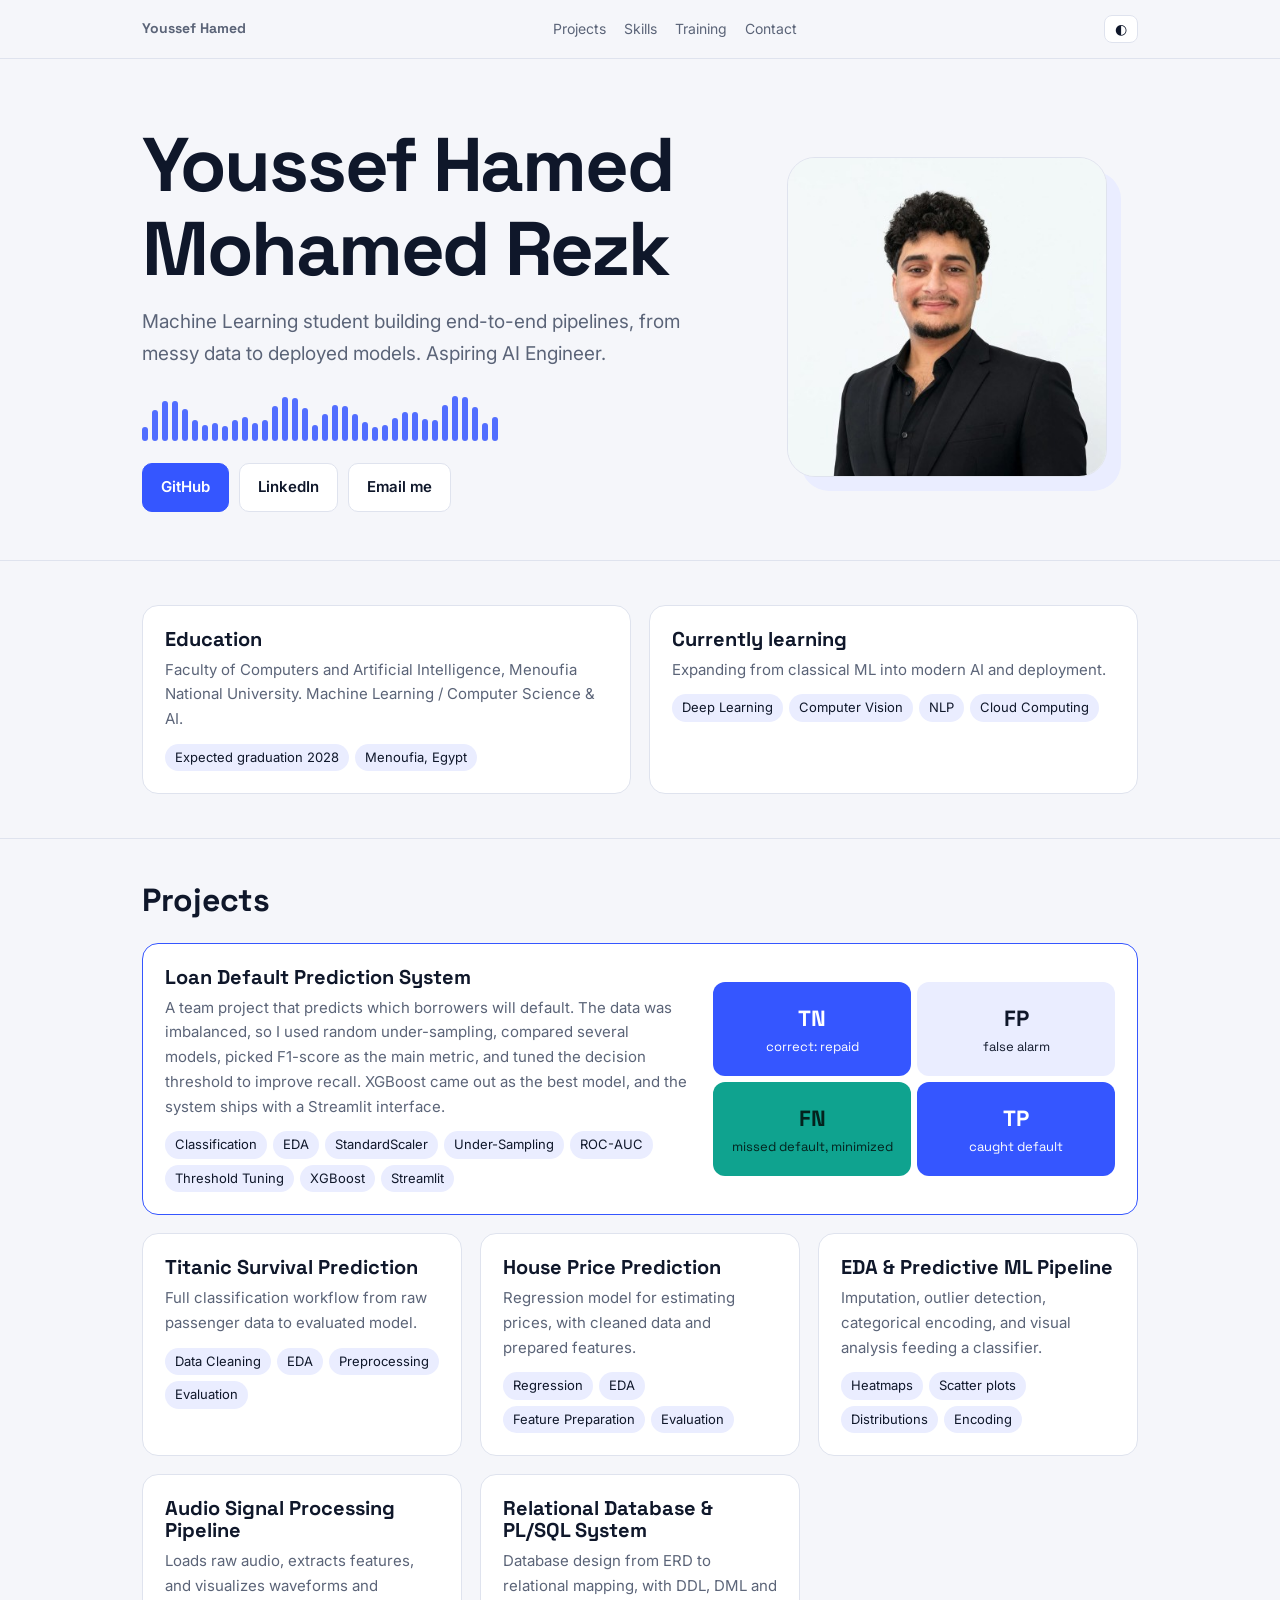
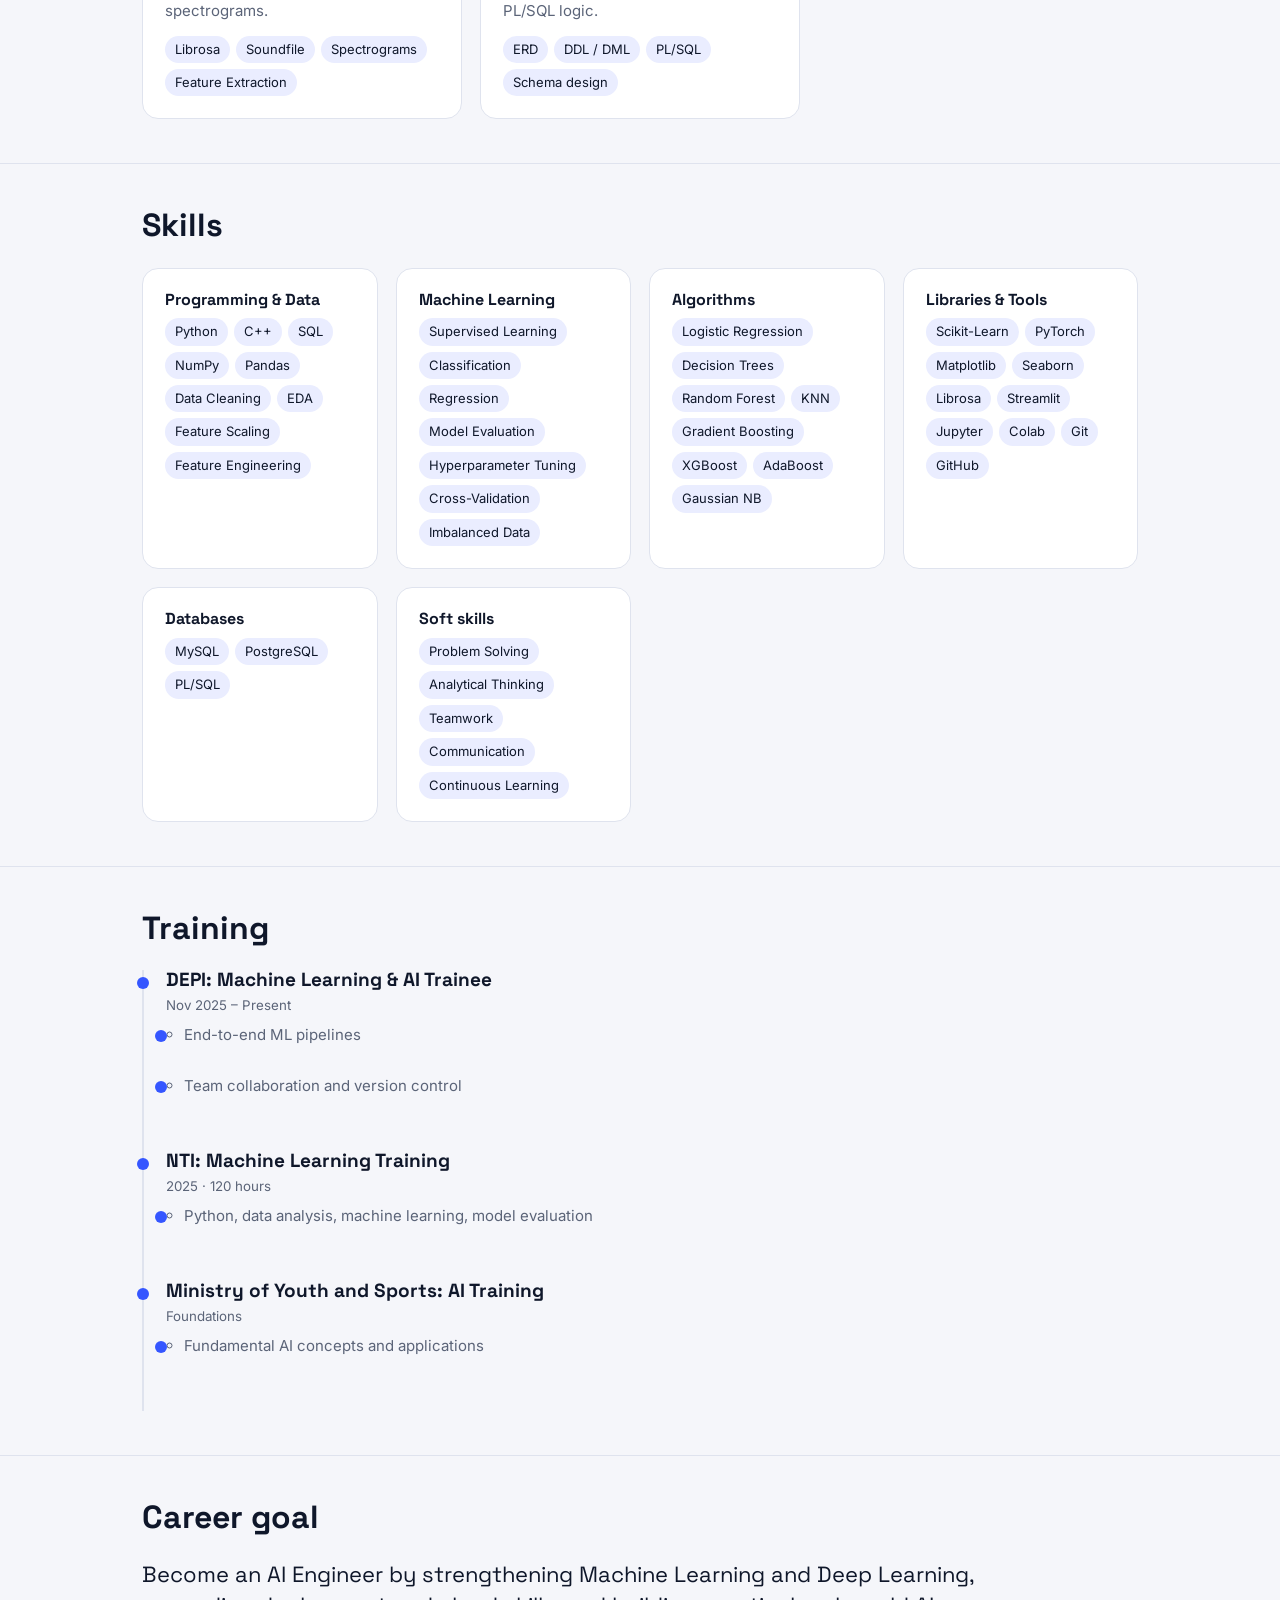
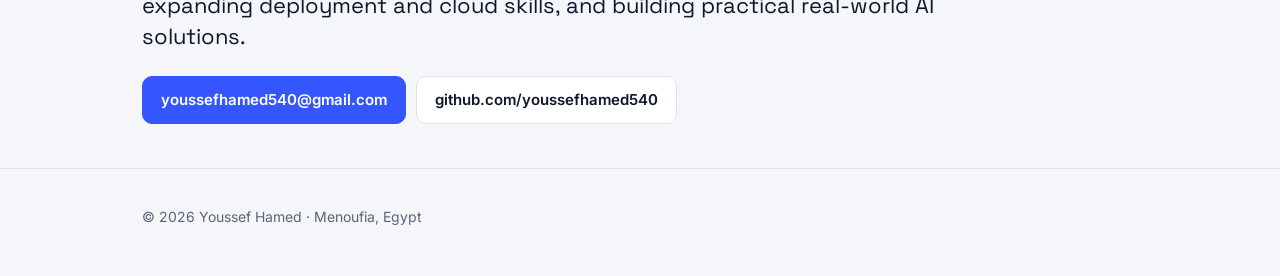
<file: Youssef Hamed — ML Portfolio.html>
<!DOCTYPE html>
<html lang="en">
<head>
<meta charset="utf-8">
<meta name="viewport" content="width=device-width, initial-scale=1, viewport-fit=cover">
<title>Youssef Hamed — Machine Learning Student</title>
<link rel="preconnect" href="https://fonts.googleapis.com">
<link href="https://fonts.googleapis.com/css2?family=Space+Grotesk:wght@500;700&family=Inter:wght@400;500;600&display=swap" rel="stylesheet">
<style>
:root{--bg:#f5f6fa;--card:#fff;--ink:#0f172a;--mute:#5b6478;--line:#dfe3ee;--acc:#3556ff;--acc2:#0fa38f;--chip:#eaedff;
box-sizing:border-box;padding-top:env(safe-area-inset-top,0px);padding-bottom:env(safe-area-inset-bottom,0px)}
@media (prefers-color-scheme:dark){:root:not([data-theme="light"]){--bg:#0b1020;--card:#131a31;--ink:#eef1fb;--mute:#9aa4bf;--line:#243050;--acc:#7f93ff;--acc2:#3ddbc3;--chip:#1c2750}}
:root[data-theme="dark"]{--bg:#0b1020;--card:#131a31;--ink:#eef1fb;--mute:#9aa4bf;--line:#243050;--acc:#7f93ff;--acc2:#3ddbc3;--chip:#1c2750}
html{scroll-padding-top:env(safe-area-inset-top,0px);scroll-behavior:smooth}
*{box-sizing:border-box}
body{margin:0;background:var(--bg);color:var(--ink);font:16px/1.65 Inter,system-ui,-apple-system,"Segoe UI",sans-serif}
h1,h2,h3{font-family:"Space Grotesk",Inter,system-ui,sans-serif;line-height:1.1;margin:0}
a{color:inherit}
.wrap{max-width:1040px;margin:0 auto;padding:0 22px}
nav{position:sticky;top:env(safe-area-inset-top,0px);z-index:5;background:color-mix(in srgb,var(--bg) 88%,transparent);backdrop-filter:blur(10px);border-bottom:1px solid var(--line)}
nav .wrap{display:flex;align-items:center;justify-content:space-between;height:58px;gap:12px}
nav b{font-family:"Space Grotesk",sans-serif}
nav div{display:flex;gap:18px;font-size:14px;color:var(--mute);overflow-x:auto}
nav a{text-decoration:none;white-space:nowrap}nav a:hover{color:var(--acc)}
#theme{border:1px solid var(--line);background:var(--card);color:var(--ink);border-radius:8px;padding:5px 10px;cursor:pointer;font-size:14px}
:focus-visible{outline:2px solid var(--acc);outline-offset:3px}
.hero{display:grid;grid-template-columns:1.5fr 1fr;gap:40px;align-items:center;padding:64px 0 48px}
.hero h1{font-size:clamp(40px,7vw,76px);letter-spacing:-.03em}
.role{margin:16px 0 0;font-size:19px;color:var(--mute);max-width:46ch}
.bars{display:flex;align-items:flex-end;gap:4px;height:46px;margin:26px 0 22px}
.bars i{width:6px;border-radius:3px;background:var(--acc);opacity:.85;animation:wave 1.6s ease-in-out infinite alternate}
@keyframes wave{to{transform:scaleY(.25);background:var(--acc2)}}
@media (prefers-reduced-motion:reduce){.bars i{animation:none}}
.btns{display:flex;flex-wrap:wrap;gap:10px}
.btn{padding:11px 18px;border-radius:10px;border:1px solid var(--line);text-decoration:none;font-weight:600;font-size:15px;background:var(--card)}
.btn.p{background:var(--acc);border-color:var(--acc);color:#fff}
:root[data-theme="dark"] .btn.p{color:#0b1020}
@media (prefers-color-scheme:dark){:root:not([data-theme="light"]) .btn.p{color:#0b1020}}
.photo{justify-self:center;width:100%;max-width:320px;aspect-ratio:1;border-radius:28px;overflow:hidden;border:1px solid var(--line);box-shadow:14px 14px 0 var(--chip)}
.photo img{width:100%;height:100%;object-fit:cover;display:block}
section{padding:44px 0;border-top:1px solid var(--line)}
section>.wrap>h2{font-size:32px;margin-bottom:24px}
.grid{display:grid;grid-template-columns:repeat(auto-fit,minmax(280px,1fr));gap:18px}
.card{background:var(--card);border:1px solid var(--line);border-radius:16px;padding:22px}
.card h3{font-size:20px;margin-bottom:8px}
.card p{margin:0 0 12px;color:var(--mute);font-size:15px}
.tags{display:flex;flex-wrap:wrap;gap:6px}
.tags span{background:var(--chip);color:var(--ink);padding:3px 10px;border-radius:99px;font-size:13px}
.feat{display:grid;grid-template-columns:1.3fr 1fr;gap:26px;align-items:center;border-color:var(--acc)}
.cm{display:grid;grid-template-columns:1fr 1fr;gap:6px;text-align:center;font-family:"Space Grotesk",sans-serif}
.cm div{padding:18px 6px;border-radius:12px;font-size:13px;background:var(--chip)}
.cm b{display:block;font-size:22px}
.cm .g{background:var(--acc);color:#fff}
.cm .w{background:var(--acc2);color:#04221d}
.skills{display:grid;grid-template-columns:repeat(auto-fit,minmax(230px,1fr));gap:18px}
.skills h3{font-size:16px;margin-bottom:10px}
.tl{list-style:none;margin:0;padding:0 0 0 22px;border-left:2px solid var(--line)}
.tl li{position:relative;padding:0 0 26px}
.tl li:before{content:"";position:absolute;left:-29px;top:7px;width:12px;height:12px;border-radius:50%;background:var(--acc)}
.tl h3{font-size:19px}.tl small{color:var(--mute)}
.tl ul{margin:6px 0 0;padding-left:18px;color:var(--mute);font-size:15px}
.goal{font-size:22px;max-width:60ch;font-family:"Space Grotesk",sans-serif;line-height:1.4}
footer{padding:36px 0 48px;border-top:1px solid var(--line);color:var(--mute);font-size:14px}
@media(max-width:760px){.hero,.feat{grid-template-columns:1fr}.hero{padding-top:36px}.photo{order:-1;max-width:220px;justify-self:start}nav div a:nth-child(n+4){display:none}}
</style>
</head>
<body>
<nav><div class="wrap"><b>Youssef Hamed</b><div><a href="#projects">Projects</a><a href="#skills">Skills</a><a href="#training">Training</a><a href="#contact">Contact</a></div><button id="theme" aria-label="Toggle theme">◐</button></div></nav>

<main class="wrap">
<header class="hero">
<div>
<h1>Youssef Hamed Mohamed Rezk</h1>
<p class="role">Machine Learning student building end-to-end pipelines, from messy data to deployed models. Aspiring AI Engineer.</p>
<div class="bars" aria-hidden="true"></div>
<div class="btns">
<a class="btn p" href="https://github.com/youssefhamed540" target="_blank" rel="noopener">GitHub</a>
<a class="btn" href="https://linkedin.com/in/youssef-hamed-bb360b343" target="_blank" rel="noopener">LinkedIn</a>
<a class="btn" href="mailto:youssefhamed540@gmail.com">Email me</a>
</div>
</div>
<div class="photo"><img alt="Portrait of Youssef Hamed" src="[data-uri]"></div>
</header>
</main>

<section id="about"><div class="wrap">
<div class="grid">
<div class="card"><h3>Education</h3><p>Faculty of Computers and Artificial Intelligence, Menoufia National University. Machine Learning / Computer Science &amp; AI.</p><div class="tags"><span>Expected graduation 2028</span><span>Menoufia, Egypt</span></div></div>
<div class="card"><h3>Currently learning</h3><p>Expanding from classical ML into modern AI and deployment.</p><div class="tags"><span>Deep Learning</span><span>Computer Vision</span><span>NLP</span><span>Cloud Computing</span></div></div>
</div></div></section>

<section id="projects"><div class="wrap">
<h2>Projects</h2>
<div class="card feat" style="margin-bottom:18px">
<div>
<h3>Loan Default Prediction System</h3>
<p>A team project that predicts which borrowers will default. The data was imbalanced, so I used random under-sampling, compared several models, picked F1-score as the main metric, and tuned the decision threshold to improve recall. XGBoost came out as the best model, and the system ships with a Streamlit interface.</p>
<div class="tags"><span>Classification</span><span>EDA</span><span>StandardScaler</span><span>Under-Sampling</span><span>ROC-AUC</span><span>Threshold Tuning</span><span>XGBoost</span><span>Streamlit</span></div>
</div>
<div class="cm" aria-label="Confusion matrix illustration">
<div class="g"><b>TN</b>correct: repaid</div><div><b>FP</b>false alarm</div>
<div class="w"><b>FN</b>missed default, minimized</div><div class="g"><b>TP</b>caught default</div>
</div>
</div>
<div class="grid">
<div class="card"><h3>Titanic Survival Prediction</h3><p>Full classification workflow from raw passenger data to evaluated model.</p><div class="tags"><span>Data Cleaning</span><span>EDA</span><span>Preprocessing</span><span>Evaluation</span></div></div>
<div class="card"><h3>House Price Prediction</h3><p>Regression model for estimating prices, with cleaned data and prepared features.</p><div class="tags"><span>Regression</span><span>EDA</span><span>Feature Preparation</span><span>Evaluation</span></div></div>
<div class="card"><h3>EDA &amp; Predictive ML Pipeline</h3><p>Imputation, outlier detection, categorical encoding, and visual analysis feeding a classifier.</p><div class="tags"><span>Heatmaps</span><span>Scatter plots</span><span>Distributions</span><span>Encoding</span></div></div>
<div class="card"><h3>Audio Signal Processing Pipeline</h3><p>Loads raw audio, extracts features, and visualizes waveforms and spectrograms.</p><div class="tags"><span>Librosa</span><span>Soundfile</span><span>Spectrograms</span><span>Feature Extraction</span></div></div>
<div class="card"><h3>Relational Database &amp; PL/SQL System</h3><p>Database design from ERD to relational mapping, with DDL, DML and PL/SQL logic.</p><div class="tags"><span>ERD</span><span>DDL / DML</span><span>PL/SQL</span><span>Schema design</span></div></div>
</div></div></section>

<section id="skills"><div class="wrap">
<h2>Skills</h2>
<div class="skills">
<div class="card"><h3>Programming &amp; Data</h3><div class="tags"><span>Python</span><span>C++</span><span>SQL</span><span>NumPy</span><span>Pandas</span><span>Data Cleaning</span><span>EDA</span><span>Feature Scaling</span><span>Feature Engineering</span></div></div>
<div class="card"><h3>Machine Learning</h3><div class="tags"><span>Supervised Learning</span><span>Classification</span><span>Regression</span><span>Model Evaluation</span><span>Hyperparameter Tuning</span><span>Cross-Validation</span><span>Imbalanced Data</span></div></div>
<div class="card"><h3>Algorithms</h3><div class="tags"><span>Logistic Regression</span><span>Decision Trees</span><span>Random Forest</span><span>KNN</span><span>Gradient Boosting</span><span>XGBoost</span><span>AdaBoost</span><span>Gaussian NB</span></div></div>
<div class="card"><h3>Libraries &amp; Tools</h3><div class="tags"><span>Scikit-Learn</span><span>PyTorch</span><span>Matplotlib</span><span>Seaborn</span><span>Librosa</span><span>Streamlit</span><span>Jupyter</span><span>Colab</span><span>Git</span><span>GitHub</span></div></div>
<div class="card"><h3>Databases</h3><div class="tags"><span>MySQL</span><span>PostgreSQL</span><span>PL/SQL</span></div></div>
<div class="card"><h3>Soft skills</h3><div class="tags"><span>Problem Solving</span><span>Analytical Thinking</span><span>Teamwork</span><span>Communication</span><span>Continuous Learning</span></div></div>
</div></div></section>

<section id="training"><div class="wrap">
<h2>Training</h2>
<ul class="tl">
<li><h3>DEPI: Machine Learning &amp; AI Trainee</h3><small>Nov 2025 – Present</small><ul><li>End-to-end ML pipelines</li><li>Team collaboration and version control</li></ul></li>
<li><h3>NTI: Machine Learning Training</h3><small>2025 · 120 hours</small><ul><li>Python, data analysis, machine learning, model evaluation</li></ul></li>
<li><h3>Ministry of Youth and Sports: AI Training</h3><small>Foundations</small><ul><li>Fundamental AI concepts and applications</li></ul></li>
</ul></div></section>

<section id="contact"><div class="wrap">
<h2>Career goal</h2>
<p class="goal">Become an AI Engineer by strengthening Machine Learning and Deep Learning, expanding deployment and cloud skills, and building practical real-world AI solutions.</p>
<div class="btns" style="margin-top:24px"><a class="btn p" href="mailto:youssefhamed540@gmail.com">youssefhamed540@gmail.com</a><a class="btn" href="https://github.com/youssefhamed540" target="_blank" rel="noopener">github.com/youssefhamed540</a></div>
</div></section>
<footer><div class="wrap">© 2026 Youssef Hamed · Menoufia, Egypt</div></footer>

<script>
(function(){
var b=document.querySelector('.bars');
for(var i=0;i<36;i++){var e=document.createElement('i');var h=14+Math.abs(Math.sin(i*.55)*Math.cos(i*.2))*32;e.style.height=h+'px';e.style.animationDelay=(i*0.07)+'s';e.style.animationDuration=(1.2+(i%5)*0.25)+'s';b.appendChild(e);}
var r=document.documentElement,t=document.getElementById('theme');
t.onclick=function(){var d=r.getAttribute('data-theme')==='dark'||(!r.getAttribute('data-theme')&&matchMedia('(prefers-color-scheme:dark)').matches);r.setAttribute('data-theme',d?'light':'dark');};
})();
</script>
</body>
</html>
</file>
